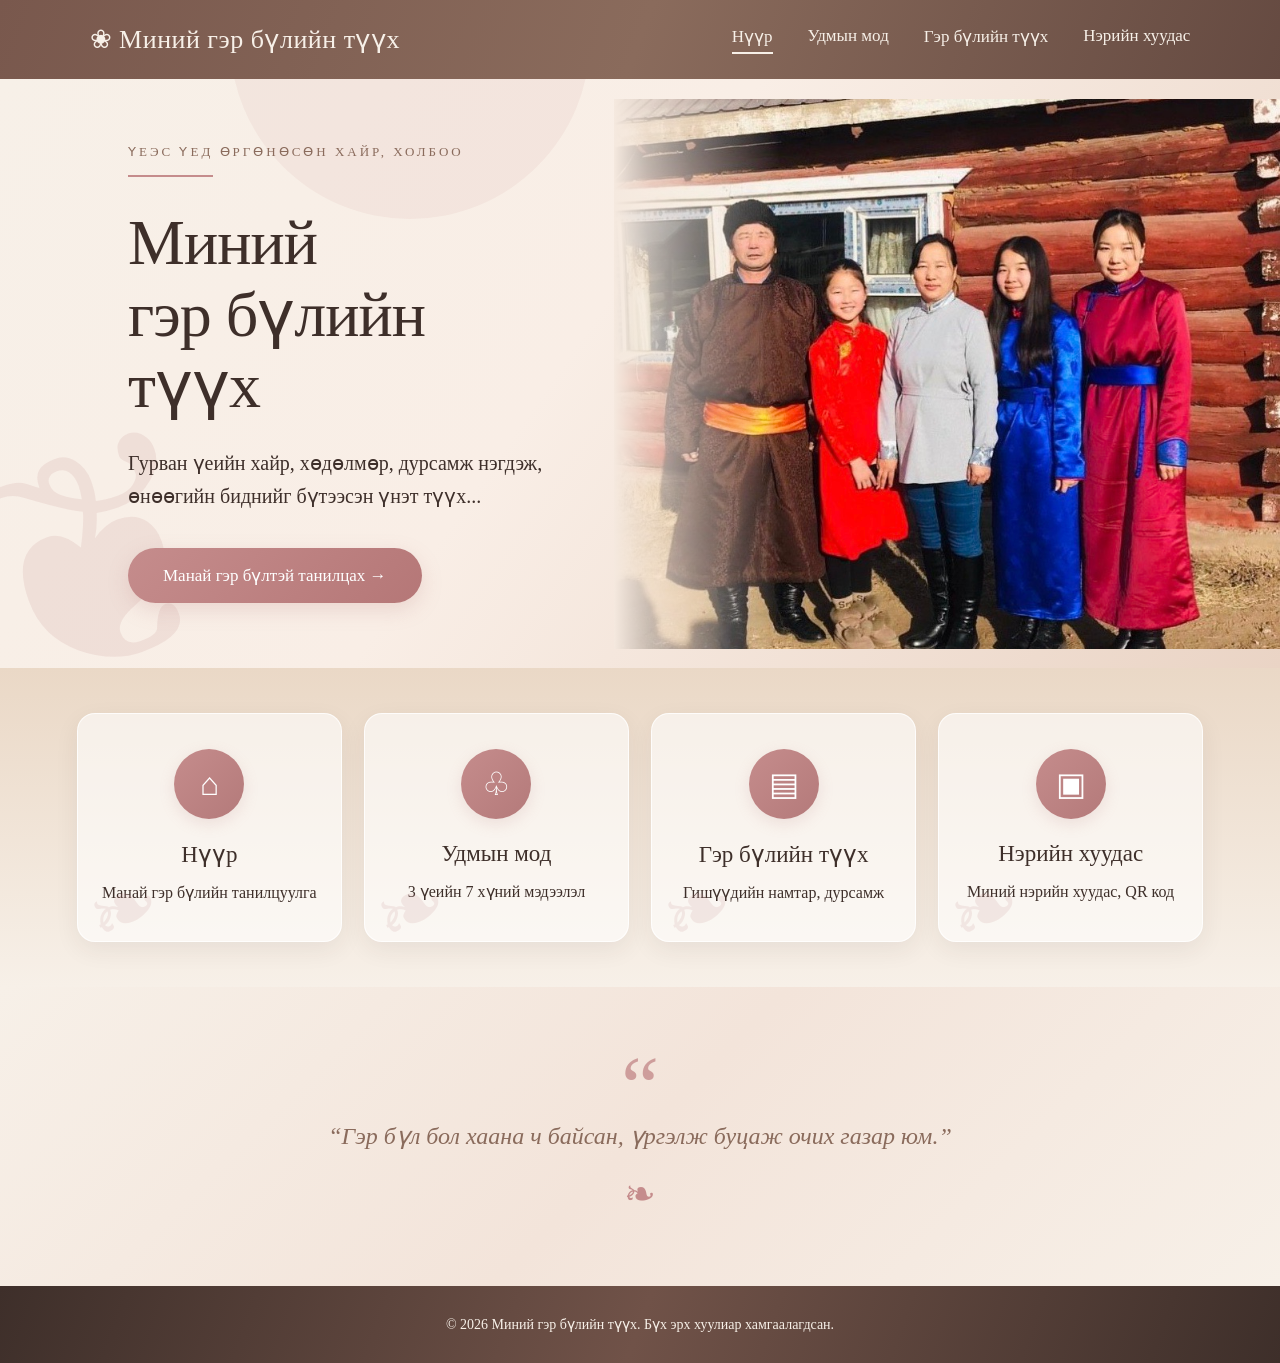
<file: index.html>
<!DOCTYPE html>
<html lang="mn">
<head>
    <meta charset="UTF-8">
    <meta name="viewport" content="width=device-width, initial-scale=1.0">
    <title>Миний гэр бүлийн түүх</title>
    <link rel="stylesheet" href="style.css">
    <script src="script.js" defer></script>
</head>

<body>

    <!-- Дээд цэс -->
    <header>
        <nav class="navbar">
            <a href="index.html" class="logo">
                ❀ Миний гэр бүлийн түүх
            </a>

            <div class="nav-links">
                <a href="index.html" class="active">Нүүр</a>
                <a href="tree.html">Удмын мод</a>
                <a href="history.html">Гэр бүлийн түүх</a>
                <a href="card.html">Нэрийн хуудас</a>
            </div>
        </nav>
    </header>

    <main>

        <!-- Нүүр хуудасны гол хэсэг -->
        <section class="hero">

            <div class="hero-content">
                <p class="subtitle">
                    ҮЕЭС ҮЕД ӨРГӨНӨСӨН ХАЙР, ХОЛБОО
                </p>

                <h1>Миний<br>гэр бүлийн<br>түүх</h1>

                <p class="hero-description">
                    Гурван үеийн хайр, хөдөлмөр, дурсамж
                    нэгдэж, өнөөгийн биднийг бүтээсэн
                    үнэт түүх...
                </p>

                <a href="tree.html" class="hero-btn">
                    Манай гэр бүлтэй танилцах →
                </a>
            </div>

            <div class="hero-image">
                <img src="images/family.jpg" alt="Манай гэр бүл">
            </div>

        </section>

        <!-- Дөрвөн үндсэн хэсэг -->
        <section class="features">

            <a href="index.html" class="feature-card">
                <div class="feature-icon">⌂</div>
                <h2>Нүүр</h2>
                <p>Манай гэр бүлийн танилцуулга</p>
            </a>

            <a href="tree.html" class="feature-card">
                <div class="feature-icon">♧</div>
                <h2>Удмын мод</h2>
                <p>3 үеийн 7 хүний мэдээлэл</p>
            </a>

            <a href="history.html" class="feature-card">
                <div class="feature-icon">▤</div>
                <h2>Гэр бүлийн түүх</h2>
                <p>Гишүүдийн намтар, дурсамж</p>
            </a>

            <a href="card.html" class="feature-card">
                <div class="feature-icon">▣</div>
                <h2>Нэрийн хуудас</h2>
                <p>Миний нэрийн хуудас, QR код</p>
            </a>

        </section>

        <!-- Ишлэл -->
        <section class="quote">
            <p>
                “Гэр бүл бол хаана ч байсан,
                үргэлж буцаж очих газар юм.”
            </p>
        </section>

    </main>

    <!-- Доод хэсэг -->
    <footer>
        <p>
            © 2026 Миний гэр бүлийн түүх.
            Бүх эрх хуулиар хамгаалагдсан.
        </p>
    </footer>

</body>
</html>
</file>
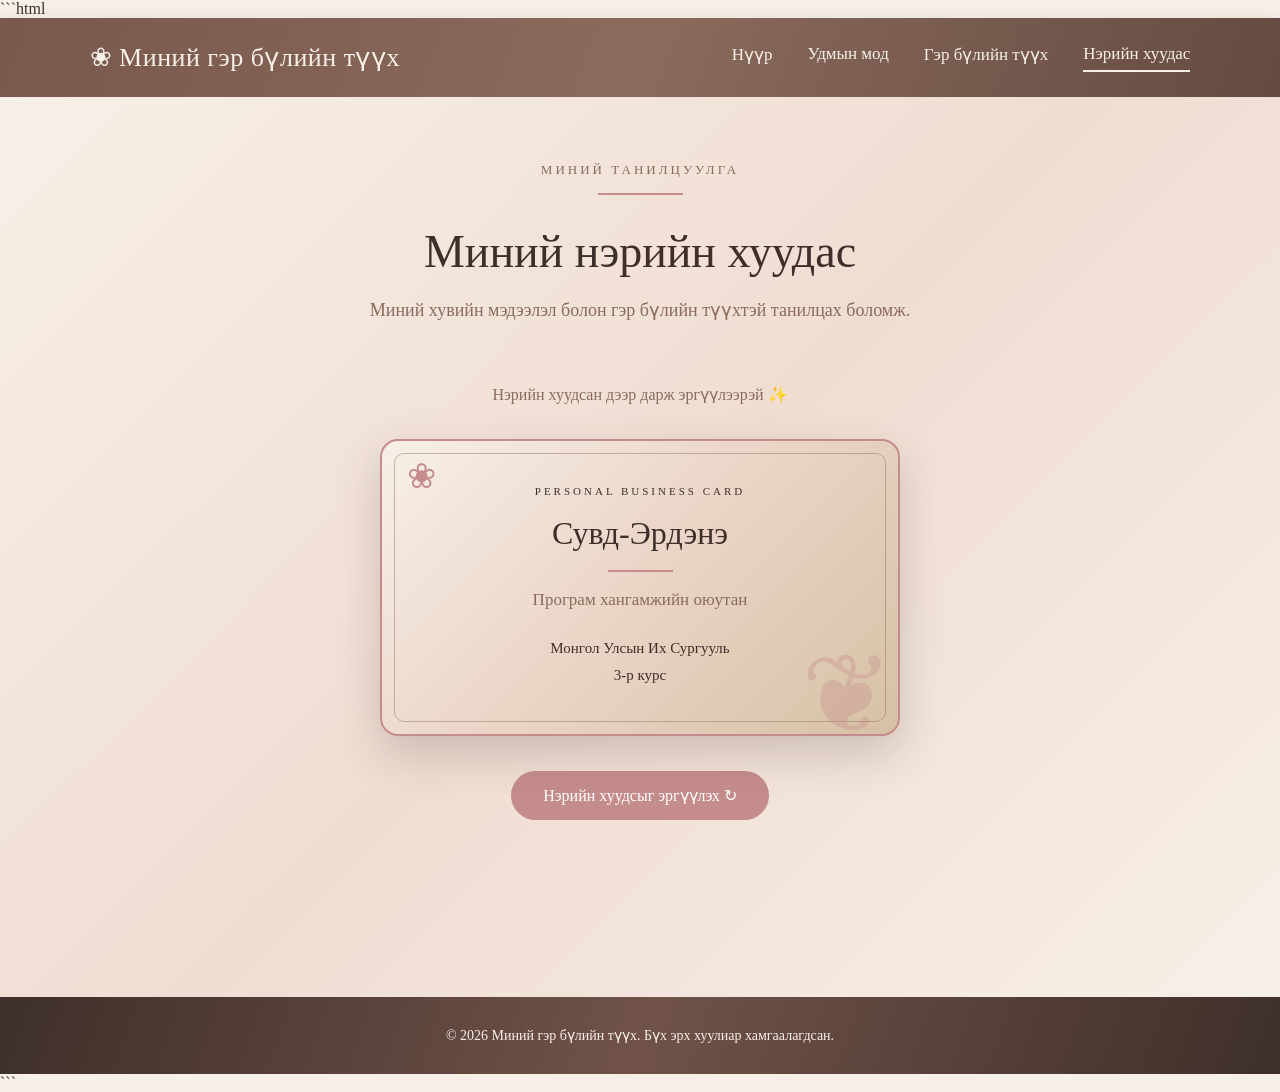
<file: card.html>
```html
<!DOCTYPE html>
<html lang="mn">
<head>
    <meta charset="UTF-8">
    <meta name="viewport" content="width=device-width, initial-scale=1.0">
    <title>Нэрийн хуудас | Миний гэр бүлийн түүх</title>
    <link rel="stylesheet" href="style.css">
    <script src="script.js" defer></script>
</head>

<body>

    <!-- Дээд цэс -->
    <header>
        <nav class="navbar">
            <a href="index.html" class="logo">
                ❀ Миний гэр бүлийн түүх
            </a>

            <div class="nav-links">
                <a href="index.html">Нүүр</a>
                <a href="tree.html">Удмын мод</a>
                <a href="history.html">Гэр бүлийн түүх</a>
                <a href="card.html" class="active">Нэрийн хуудас</a>
            </div>
        </nav>
    </header>

    <main class="card-page">

        <!-- Гарчиг -->
        <section class="card-intro">
            <p class="subtitle">МИНИЙ ТАНИЛЦУУЛГА</p>
            <h1>Миний нэрийн хуудас</h1>
            <p>
                Миний хувийн мэдээлэл болон гэр бүлийн
                түүхтэй танилцах боломж.
            </p>
        </section>

        <!-- Нэрийн хуудас -->
        <section class="business-card-section">

            <p class="card-instruction">
                Нэрийн хуудсан дээр дарж эргүүлээрэй ✨
            </p>

            <div class="card-container">

                <div class="business-card" id="businessCard">

                    <!-- Нүүр тал -->
                    <div class="card-face card-front">

                        <div class="card-decoration">❀</div>

                        <div class="card-front-content">

                            <p class="card-small-title">
                                PERSONAL BUSINESS CARD
                            </p>

                            <h2>Сувд-Эрдэнэ</h2>

                            <div class="card-divider"></div>

                            <p class="card-role">
                                Програм хангамжийн оюутан
                            </p>

                            <div class="card-contact">
                                <p>Монгол Улсын Их Сургууль</p>
                                <p>3-р курс</p>
                            </div>

                        </div>

                        <div class="card-corner">❦</div>

                    </div>

                    <!-- Ар тал -->
                    <div class="card-face card-back">

                        <div class="card-back-content">

                            <p class="card-small-title">
                                FAMILY HISTORY
                            </p>

                            <h2>Миний гэр бүлийн түүх</h2>

                            <div class="card-divider"></div>

                            <!-- QR код -->
                            <div class="qr-placeholder">
                                <img
                                    src="images/qr.png"
                                    alt="Миний гэр бүлийн түүхийн QR код"
                                >
                            </div>

                            <p class="qr-description">
                                QR кодыг уншуулж манай
                                гэр бүлийн түүхтэй танилцаарай.
                            </p>

                        </div>

                    </div>

                </div>

            </div>

            <button class="flip-button" id="flipButton" type="button">
                Нэрийн хуудсыг эргүүлэх ↻
            </button>

        </section>

    </main>

    <!-- Footer -->
    <footer>
        <p>
            © 2026 Миний гэр бүлийн түүх.
            Бүх эрх хуулиар хамгаалагдсан.
        </p>
    </footer>

</body>
</html>
```
</file>
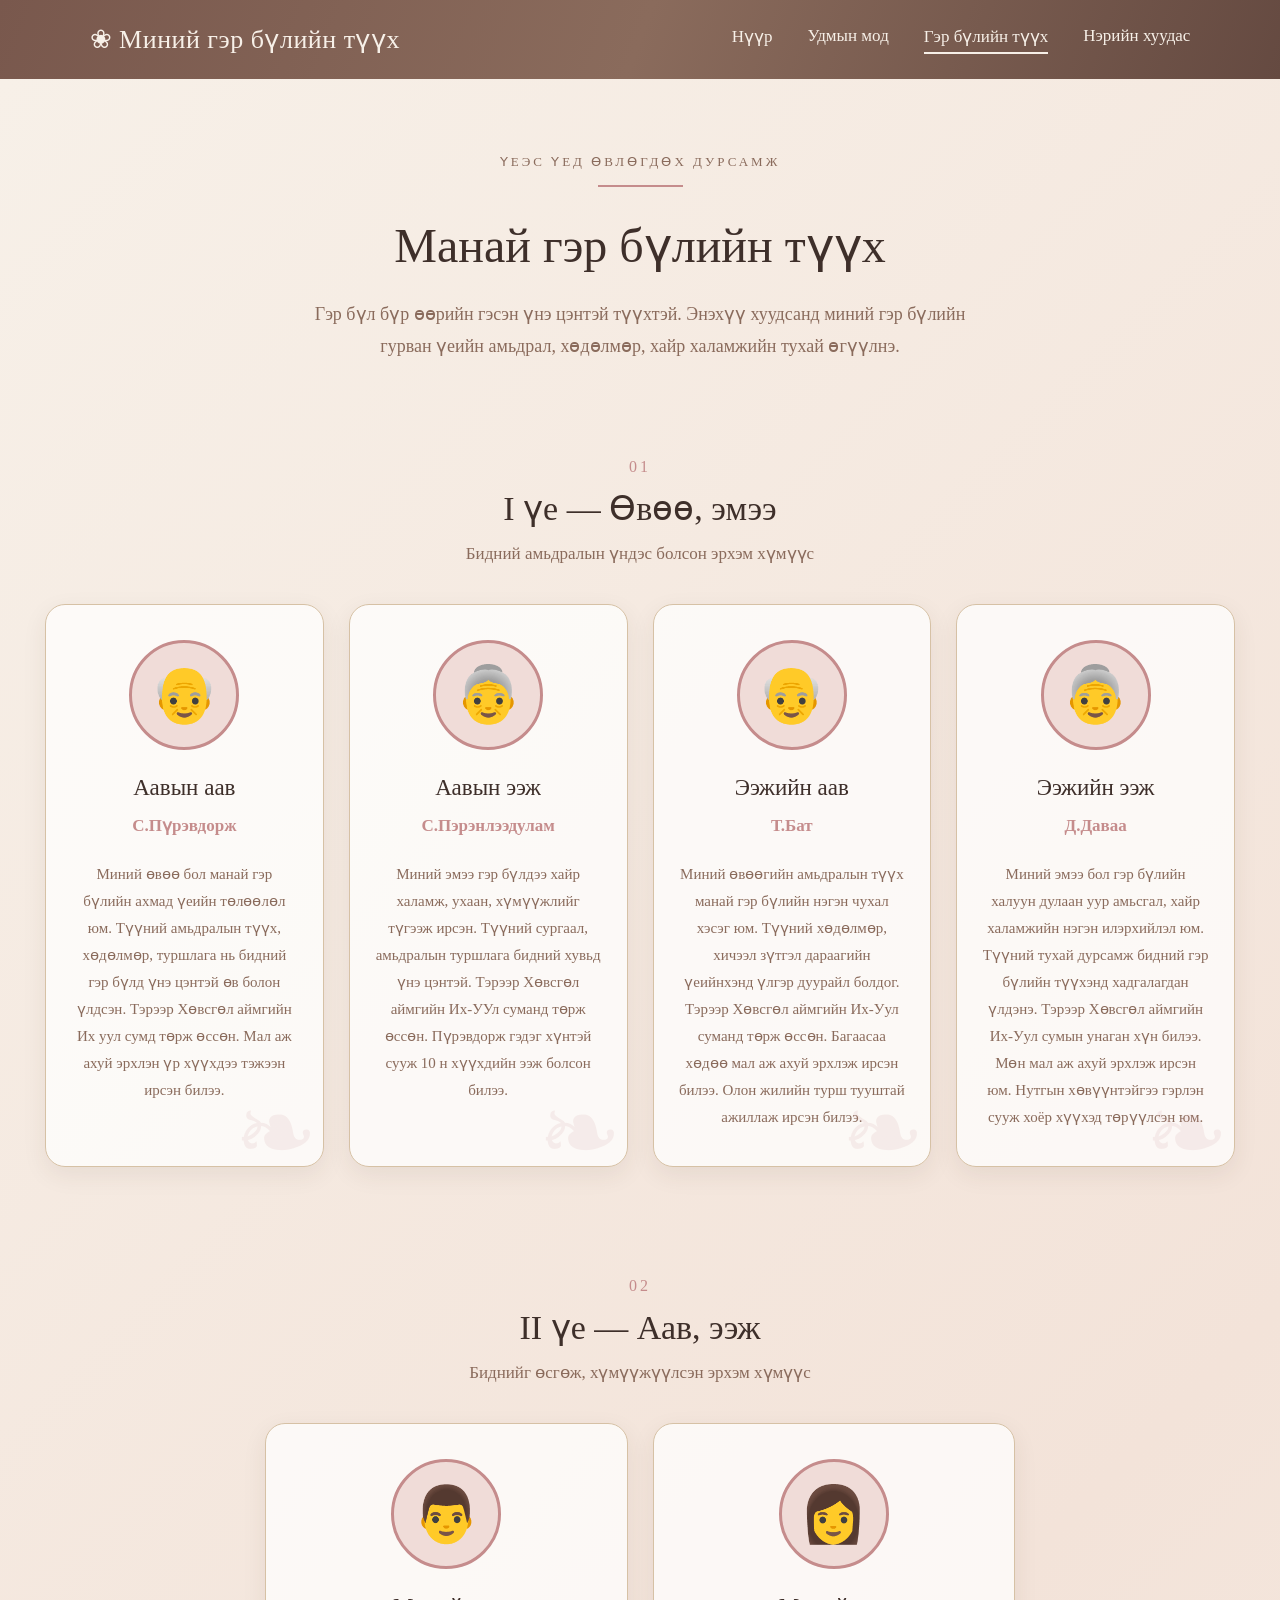
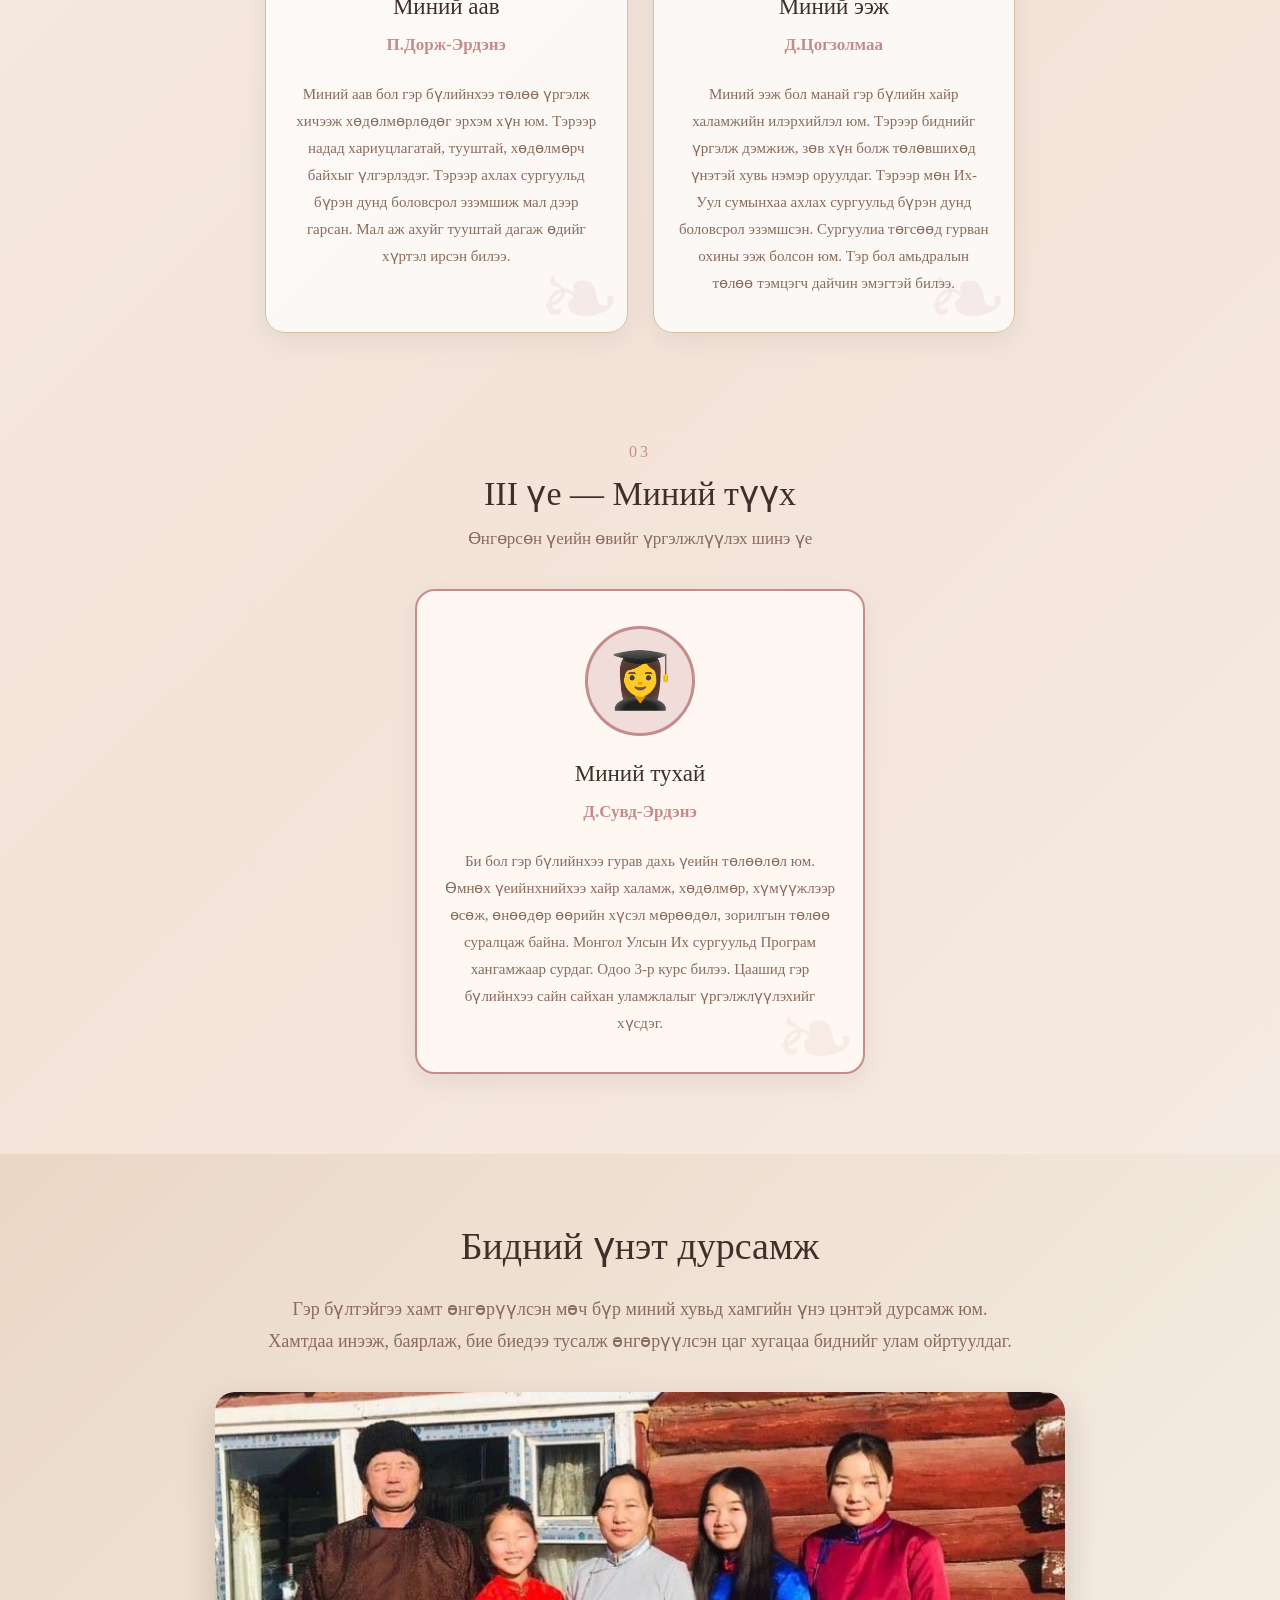
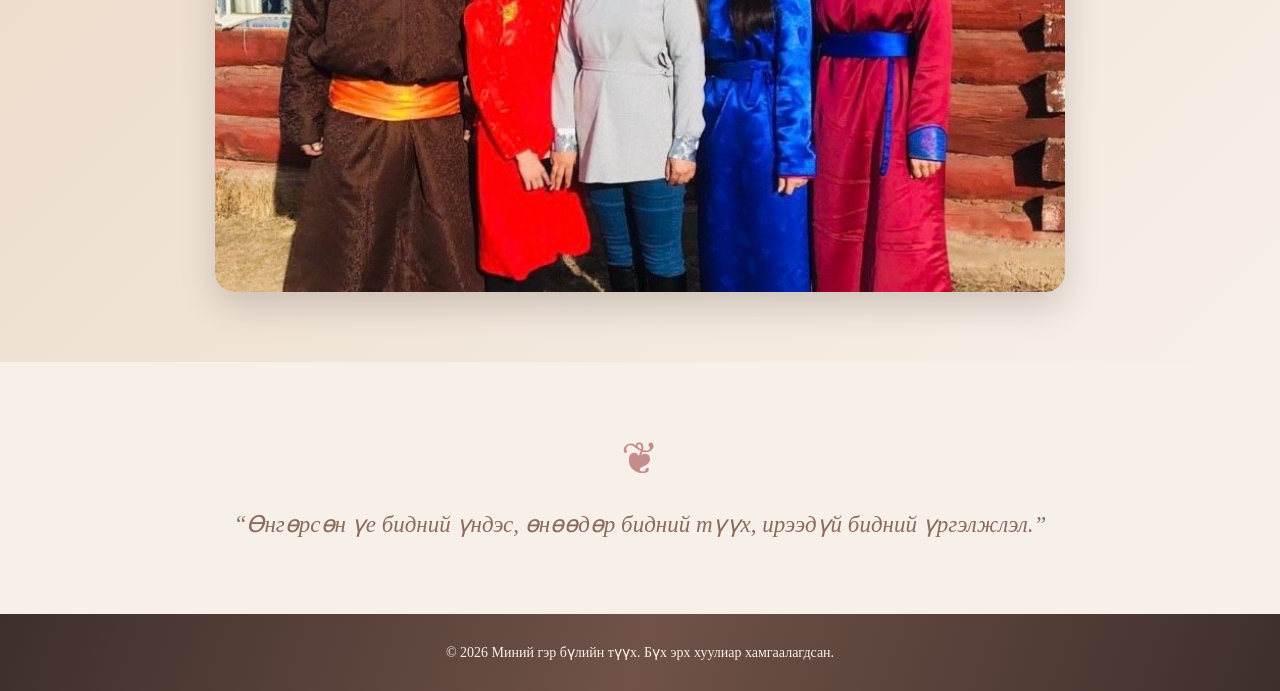
<file: history.html>
<!DOCTYPE html>
<html lang="mn">
<head>
    <meta charset="UTF-8">
    <meta name="viewport" content="width=device-width, initial-scale=1.0">
    <title>Гэр бүлийн түүх | Миний гэр бүлийн түүх</title>
    <link rel="stylesheet" href="style.css">
    <script src="script.js" defer></script>
</head>

<body>

    <!-- Дээд цэс -->
    <header>
        <nav class="navbar">
            <a href="index.html" class="logo">
                ❀ Миний гэр бүлийн түүх
            </a>

            <div class="nav-links">
                <a href="index.html">Нүүр</a>
                <a href="tree.html">Удмын мод</a>
                <a href="history.html" class="active">Гэр бүлийн түүх</a>
                <a href="card.html">Нэрийн хуудас</a>
            </div>
        </nav>
    </header>

    <main class="history-page">

        <!-- Хуудасны танилцуулга -->
        <section class="history-intro">
            <p class="subtitle">ҮЕЭС ҮЕД ӨВЛӨГДӨХ ДУРСАМЖ</p>

            <h1>Манай гэр бүлийн түүх</h1>

            <p>
                Гэр бүл бүр өөрийн гэсэн үнэ цэнтэй түүхтэй.
                Энэхүү хуудсанд миний гэр бүлийн гурван үеийн
                амьдрал, хөдөлмөр, хайр халамжийн тухай өгүүлнэ.
            </p>
        </section>

        <!-- I үе -->
        <section class="history-section">

            <div class="history-heading">
                <span>01</span>
                <h2>I үе — Өвөө, эмээ</h2>
                <p>Бидний амьдралын үндэс болсон эрхэм хүмүүс</p>
            </div>

            <div class="history-grid">

                <article class="history-card">
                    <div class="history-avatar">👴</div>
                    <h3>Аавын аав</h3>
                    <p class="history-name">С.Пүрэвдорж</p>
                    <p>
                        Миний өвөө бол манай гэр бүлийн
                        ахмад үеийн төлөөлөл юм.
                        Түүний амьдралын түүх, хөдөлмөр,
                        туршлага нь бидний гэр бүлд
                        үнэ цэнтэй өв болон үлдсэн. Тэрээр Хөвсгөл аймгийн 
                        Их уул сумд төрж өссөн. Мал аж ахуй эрхлэн үр хүүхдээ тэжээн ирсэн билээ. 

                    </p>
                </article>

                <article class="history-card">
                    <div class="history-avatar">👵</div>
                    <h3>Аавын ээж</h3>
                    <p class="history-name">С.Пэрэнлээдулам</p>
                    <p>
                        Миний эмээ гэр бүлдээ хайр халамж,
                        ухаан, хүмүүжлийг түгээж ирсэн.
                        Түүний сургаал, амьдралын туршлага
                        бидний хувьд үнэ цэнтэй. Тэрээр Хөвсгөл аймгийн 
                        Их-УУл суманд төрж өссөн. Пүрэвдорж гэдэг хүнтэй сууж 
                        10 н хүүхдийн ээж болсон билээ. 
                    </p>
                </article>

                <article class="history-card">
                    <div class="history-avatar">👴</div>
                    <h3>Ээжийн аав</h3>
                    <p class="history-name">Т.Бат</p>
                    <p>
                        Миний өвөөгийн амьдралын түүх
                        манай гэр бүлийн нэгэн чухал хэсэг юм.
                        Түүний хөдөлмөр, хичээл зүтгэл
                        дараагийн үеийнхэнд үлгэр дуурайл болдог. Тэрээр Хөвсгөл аймгийн Их-Уул 
                        суманд төрж өссөн. Багаасаа хөдөө мал аж ахуй эрхлэж ирсэн билээ. Олон жилийн турш 
                        тууштай ажиллаж ирсэн билээ. 
                    </p>
                </article>

                <article class="history-card">
                    <div class="history-avatar">👵</div>
                    <h3>Ээжийн ээж</h3>
                    <p class="history-name">Д.Даваа</p>
                    <p>
                        Миний эмээ бол гэр бүлийн халуун
                        дулаан уур амьсгал, хайр халамжийн
                        нэгэн илэрхийлэл юм.
                        Түүний тухай дурсамж бидний
                        гэр бүлийн түүхэнд хадгалагдан үлдэнэ. Тэрээр Хөвсгөл аймгийн 
                        Их-Уул сумын унаган хүн билээ. Мөн мал аж ахуй эрхлэж ирсэн юм. 
                        Нутгын хөвүүнтэйгээ гэрлэн сууж хоёр хүүхэд төрүүлсэн юм. 
                    </p>
                </article>

            </div>
        </section>

        <!-- II үе -->
        <section class="history-section">

            <div class="history-heading">
                <span>02</span>
                <h2>II үе — Аав, ээж</h2>
                <p>Биднийг өсгөж, хүмүүжүүлсэн эрхэм хүмүүс</p>
            </div>

            <div class="history-grid parents-history">

                <article class="history-card">
                    <div class="history-avatar">👨</div>
                    <h3>Миний аав</h3>
                    <p class="history-name">П.Дорж-Эрдэнэ</p>
                    <p>
                        Миний аав бол гэр бүлийнхээ
                        төлөө үргэлж хичээж хөдөлмөрлөдөг
                        эрхэм хүн юм. Тэрээр надад
                        хариуцлагатай, тууштай,
                        хөдөлмөрч байхыг үлгэрлэдэг. Тэрээр ахлах сургуульд бүрэн дунд боловсрол эзэмшиж 
                        мал дээр гарсан. Мал аж ахуйг тууштай дагаж өдийг хүртэл ирсэн билээ. 
                    </p>
                </article>

                <article class="history-card">
                    <div class="history-avatar">👩</div>
                    <h3>Миний ээж</h3>
                    <p class="history-name">Д.Цогзолмаа</p>
                    <p>
                        Миний ээж бол манай гэр бүлийн
                        хайр халамжийн илэрхийлэл юм.
                        Тэрээр биднийг үргэлж дэмжиж,
                        зөв хүн болж төлөвшихөд
                        үнэтэй хувь нэмэр оруулдаг. Тэрээр мөн Их-Уул сумынхаа ахлах сургуульд 
                        бүрэн дунд боловсрол эзэмшсэн. Сургуулиа төгсөөд гурван охины ээж болсон юм. 
                        Тэр бол амьдралын төлөө тэмцэгч дайчин эмэгтэй билээ. 
                    </p>
                </article>

            </div>
        </section>

        <!-- III үе -->
        <section class="history-section">

            <div class="history-heading">
                <span>03</span>
                <h2>III үе — Миний түүх</h2>
                <p>Өнгөрсөн үеийн өвийг үргэлжлүүлэх шинэ үе</p>
            </div>

            <div class="history-grid my-history">

                <article class="history-card">
                    <div class="history-avatar">👩‍🎓</div>
                    <h3>Миний тухай</h3>
                    <p class="history-name">Д.Сувд-Эрдэнэ</p>
                    <p>
                        Би бол гэр бүлийнхээ гурав дахь
                        үеийн төлөөлөл юм.

                        Өмнөх үеийнхнийхээ хайр халамж,
                        хөдөлмөр, хүмүүжлээр өсөж,
                        өнөөдөр өөрийн хүсэл мөрөөдөл,
                        зорилгын төлөө суралцаж байна. Монгол Улсын Их сургуульд 
                        Програм хангамжаар сурдаг. Одоо 3-р курс билээ. 

                        Цаашид гэр бүлийнхээ сайн
                        сайхан уламжлалыг үргэлжлүүлэхийг
                        хүсдэг.
                    </p>
                </article>

            </div>
        </section>

        <!-- Гэр бүлийн дурсамж -->
        <section class="family-memory">

            <h2>Бидний үнэт дурсамж</h2>

            <p>
                Гэр бүлтэйгээ хамт өнгөрүүлсэн мөч бүр
                миний хувьд хамгийн үнэ цэнтэй дурсамж юм.

                Хамтдаа инээж, баярлаж, бие биедээ
                тусалж өнгөрүүлсэн цаг хугацаа
                биднийг улам ойртуулдаг.
            </p>

            <div class="memory-image">
                <img src="images/family.jpg"
                     alt="Манай гэр бүлийн дурсамж">
            </div>

        </section>

        <!-- Төгсгөлийн ишлэл -->
        <section class="history-quote">
            <p>
                “Өнгөрсөн үе бидний үндэс,
                өнөөдөр бидний түүх,
                ирээдүй бидний үргэлжлэл.”
            </p>
        </section>

    </main>

    <!-- Footer -->
    <footer>
        <p>
            © 2026 Миний гэр бүлийн түүх.
            Бүх эрх хуулиар хамгаалагдсан.
        </p>
    </footer>

</body>
</html>
</file>
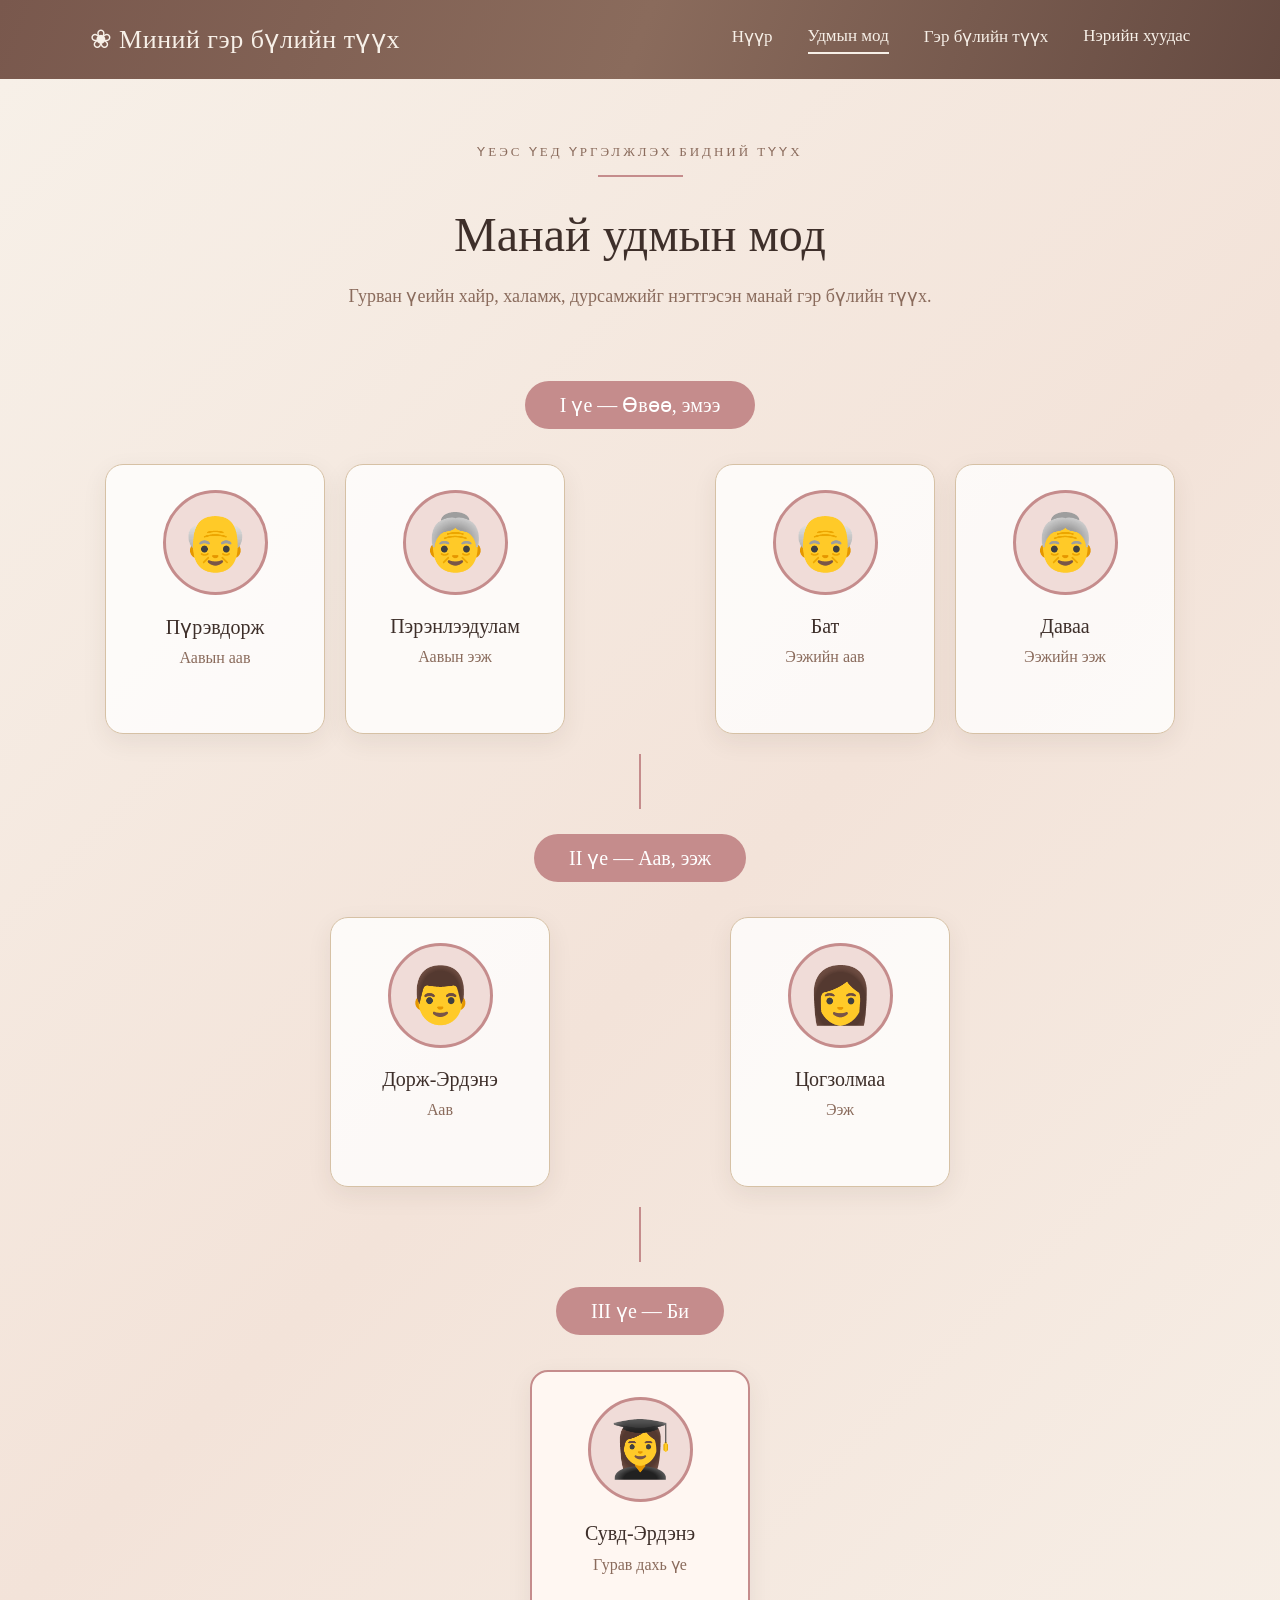
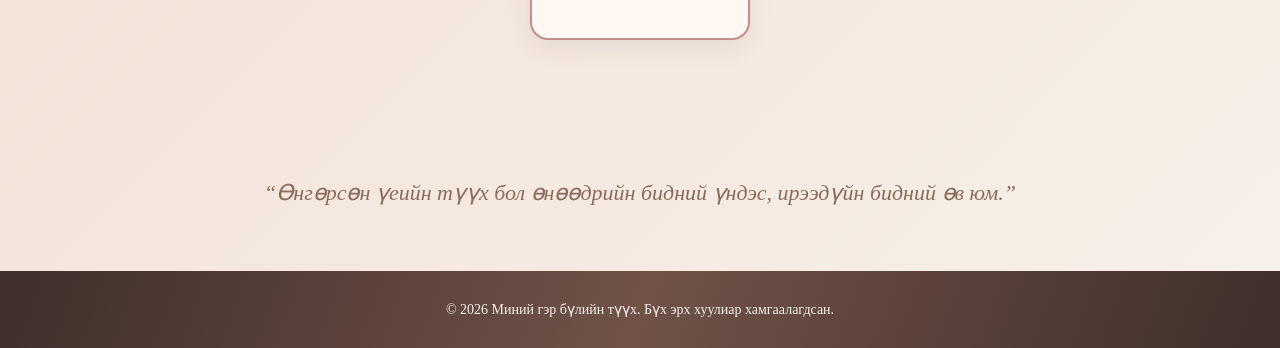
<file: tree.html>
<!DOCTYPE html>
<html lang="mn">
<head>
    <meta charset="UTF-8">
    <meta name="viewport" content="width=device-width, initial-scale=1.0">
    <title>Удмын мод | Миний гэр бүлийн түүх</title>
    <link rel="stylesheet" href="style.css">
    <script src="script.js" defer></script>
</head>

<body>

    <!-- Дээд цэс -->
    <header>
        <nav class="navbar">
            <a href="index.html" class="logo">
                ❀ Миний гэр бүлийн түүх
            </a>

            <div class="nav-links">
                <a href="index.html">Нүүр</a>
                <a href="tree.html" class="active">Удмын мод</a>
                <a href="history.html">Гэр бүлийн түүх</a>
                <a href="card.html">Нэрийн хуудас</a>
            </div>
        </nav>
    </header>

    <main class="tree-page">

        <!-- Гарчиг -->
        <section class="tree-intro">
            <p class="subtitle">ҮЕЭС ҮЕД ҮРГЭЛЖЛЭХ БИДНИЙ ТҮҮХ</p>
            <h1>Манай удмын мод</h1>
            <p>
                Гурван үеийн хайр, халамж, дурсамжийг
                нэгтгэсэн манай гэр бүлийн түүх.
            </p>
        </section>

        <!-- Удмын мод -->
        <section class="family-tree">

            <!-- I үе -->
            <div class="generation">
                <h2>I үе — Өвөө, эмээ</h2>

                <div class="grandparents">

                    <!-- Аавын тал -->
                    <div class="family-group">

                        <div class="person-card">
                            <div class="person-avatar">👴</div>
                            <h3>Пүрэвдорж</h3>
                            <p>Аавын аав</p>
                        </div>

                        <div class="person-card">
                            <div class="person-avatar">👵</div>
                            <h3>Пэрэнлээдулам</h3>
                            <p>Аавын ээж</p>
                        </div>

                    </div>

                    <!-- Ээжийн тал -->
                    <div class="family-group">

                        <div class="person-card">
                            <div class="person-avatar">👴</div>
                            <h3>Бат</h3>
                            <p>Ээжийн аав</p>
                        </div>

                        <div class="person-card">
                            <div class="person-avatar">👵</div>
                            <h3>Даваа</h3>
                            <p>Ээжийн ээж</p>
                        </div>

                    </div>

                </div>
            </div>

            <!-- II үе -->
            <div class="generation">
                <h2>II үе — Аав, ээж</h2>

                <div class="parents">

                    <div class="person-card">
                        <div class="person-avatar">👨</div>
                        <h3>Дорж-Эрдэнэ</h3>
                        <p>Аав</p>
                    </div>

                    <div class="person-card">
                        <div class="person-avatar">👩</div>
                        <h3>Цогзолмаа</h3>
                        <p>Ээж</p>
                    </div>

                </div>
            </div>

            <!-- III үе -->
            <div class="generation">
                <h2>III үе — Би</h2>

                <div class="my-generation">

                    <div class="person-card my-card">
                        <div class="person-avatar">👩‍🎓</div>
                        <h3>Сувд-Эрдэнэ</h3>
                        <p>Гурав дахь үе</p>
                    </div>

                </div>
            </div>

        </section>

        <!-- Тайлбар -->
        <section class="tree-message">
            <p>
                “Өнгөрсөн үеийн түүх бол өнөөдрийн бидний үндэс,
                ирээдүйн бидний өв юм.”
            </p>
        </section>

    </main>

    <footer>
        <p>
            © 2026 Миний гэр бүлийн түүх.
            Бүх эрх хуулиар хамгаалагдсан.
        </p>
    </footer>

</body>
</html>
</file>
<file: style.css>
/* Үндсэн тохиргоо */
* {
    margin: 0;
    padding: 0;
    box-sizing: border-box;
}

:root {
    --rose: #C58C8C;
    --cream: #F7F0E8;
    --beige: #D6C1A5;
    --mocha: #8A6B5C;
    --brown: #3E2F2A;
}

html {
    scroll-behavior: smooth;
}

body {
    font-family: Georgia, "Times New Roman", serif;
    background: var(--cream);
    color: var(--brown);
    overflow-x: hidden;
}

/* =========================
   ДЭЭД ЦЭС
========================= */

.navbar {
    background: linear-gradient(
        110deg,
        #79584d,
        #8A6B5C,
        #654a41
    );

    display: flex;
    justify-content: space-between;
    align-items: center;
    padding: 24px 7%;
    box-shadow: 0 3px 15px rgba(62, 47, 42, 0.15);
}

.logo {
    color: var(--cream);
    font-size: 26px;
    text-decoration: none;
    letter-spacing: 0.5px;
}

.nav-links {
    display: flex;
    gap: 35px;
}

.nav-links a {
    color: var(--cream);
    text-decoration: none;
    font-size: 17px;
    padding-bottom: 7px;
    position: relative;
    transition: color 0.3s;
}

.nav-links a::after {
    content: "";
    position: absolute;
    width: 0;
    height: 2px;
    background: var(--cream);
    bottom: 0;
    left: 0;
    transition: width 0.3s;
}

.nav-links a:hover::after,
.nav-links a.active::after {
    width: 100%;
}

/* =========================
   НҮҮР ХУУДАС
========================= */

.hero {
    display: flex;
    align-items: center;
    min-height: 550px;
    position: relative;
    overflow: hidden;

    background: linear-gradient(
        125deg,
        #F7F0E8 0%,
        #f9eee6 45%,
        #ead4c5 100%
    );
}

/* Зүүн талын цэцэг, навчны чимэглэл */

.hero::before {
    content: "❦";
    position: absolute;
    left: -35px;
    bottom: -75px;
    font-size: 310px;
    color: rgba(197, 140, 140, 0.17);
    transform: rotate(-20deg);
    pointer-events: none;
}

/* Дээд талын зөөлөн чимэглэл */

.hero::after {
    content: "";
    position: absolute;
    width: 360px;
    height: 360px;
    border-radius: 50%;
    background: rgba(197, 140, 140, 0.10);
    top: -220px;
    left: 18%;
    pointer-events: none;
}

.hero-content {
    width: 48%;
    padding: 65px 4% 65px 10%;
    position: relative;
    z-index: 2;
}

.subtitle {
    font-size: 13px;
    letter-spacing: 3px;
    color: var(--mocha);
    margin-bottom: 30px;
    text-transform: uppercase;
}

.subtitle::after {
    content: "";
    display: block;
    width: 85px;
    height: 2px;
    background: var(--rose);
    margin-top: 15px;
}

.hero-content h1 {
    font-size: clamp(45px, 5vw, 75px);
    line-height: 1.12;
    margin-bottom: 25px;
    font-weight: normal;
    letter-spacing: -1px;
}

.hero-description {
    font-size: 20px;
    line-height: 1.65;
    margin-bottom: 35px;
    max-width: 450px;
}

.hero-btn {
    display: inline-block;
    background: linear-gradient(
        135deg,
        #C58C8C,
        #b57777
    );
    color: white;
    padding: 17px 35px;
    border-radius: 40px;
    text-decoration: none;
    font-size: 17px;
    box-shadow: 0 7px 20px rgba(197, 140, 140, 0.25);
    transition: all 0.3s;
}

.hero-btn:hover {
    background: var(--mocha);
    transform: translateY(-4px);
    box-shadow: 0 12px 25px rgba(62, 47, 42, 0.2);
}

/* =========================
   ГЭР БҮЛИЙН ЗУРАГ
========================= */

.hero-image {
    width: 52%;
    height: 550px;
    position: relative;
    overflow: hidden;
}

/* Зургийн ирмэгийг уусгах */

.hero-image::after {
    content: "";
    position: absolute;
    inset: 0;
    pointer-events: none;

    background: linear-gradient(
        to right,
        #f5e9df 0%,
        rgba(245, 233, 223, 0.75) 5%,
        rgba(245, 233, 223, 0) 25%
    );
}

.hero-image img {
    width: 100%;
    height: 100%;
    object-fit: cover;
    object-position: center;
    display: block;
    transition: transform 0.6s;
}

.hero-image:hover img {
    transform: scale(1.04);
}

/* =========================
   ҮНДСЭН 4 КАРТ
========================= */

.features {
    display: grid;
    grid-template-columns: repeat(4, 1fr);
    gap: 22px;
    padding: 45px 6%;

    background: linear-gradient(
        180deg,
        #ead8c6,
        #F7F0E8
    );
}

.feature-card {
    background: rgba(255, 255, 255, 0.58);
    border: 1px solid rgba(255, 255, 255, 0.8);
    padding: 35px 20px;
    border-radius: 18px;
    text-align: center;
    text-decoration: none;
    color: var(--brown);
    position: relative;
    overflow: hidden;

    box-shadow: 0 8px 25px rgba(62, 47, 42, 0.07);
    transition: all 0.35s;
}

/* Картын булангийн чимэглэл */

.feature-card::before {
    content: "❧";
    position: absolute;
    left: 10px;
    bottom: -18px;
    font-size: 85px;
    color: rgba(197, 140, 140, 0.16);
    transform: rotate(-25deg);
    pointer-events: none;
}

.feature-card:hover {
    transform: translateY(-10px);
    background: #fffaf6;
    box-shadow: 0 15px 30px rgba(62, 47, 42, 0.15);
    border-color: var(--rose);
}

.feature-icon {
    width: 70px;
    height: 70px;
    background: linear-gradient(
        135deg,
        #C58C8C,
        #b47a7a
    );
    color: white;
    border-radius: 50%;
    display: flex;
    justify-content: center;
    align-items: center;
    font-size: 32px;
    margin: 0 auto 22px;
    box-shadow: 0 5px 15px rgba(197, 140, 140, 0.2);
}

.feature-card h2 {
    font-size: 23px;
    margin-bottom: 12px;
    font-weight: normal;
}

.feature-card p {
    font-size: 16px;
    line-height: 1.6;
}

/* =========================
   ИШЛЭЛ
========================= */

.quote {
    text-align: center;
    padding: 70px 20px;
    position: relative;

    background: linear-gradient(
        135deg,
        #F7F0E8,
        #f3e4da,
        #F7F0E8
    );
}

.quote::before {
    content: "“";
    display: block;
    font-size: 85px;
    line-height: 0.7;
    color: var(--rose);
    opacity: 0.8;
}

.quote p {
    font-size: 24px;
    font-style: italic;
    color: var(--mocha);
    line-height: 1.7;
}

.quote::after {
    content: "❧";
    display: block;
    font-size: 38px;
    color: var(--rose);
    margin-top: 15px;
}

/* =========================
   FOOTER
========================= */

footer {
    background: linear-gradient(
        110deg,
        #3E2F2A,
        #705248,
        #3E2F2A
    );
    color: var(--cream);
    text-align: center;
    padding: 30px 20px;
    font-size: 14px;
}

/* =========================
   RESPONSIVE
========================= */

@media (max-width: 900px) {

    .navbar {
        flex-direction: column;
        gap: 20px;
    }

    .nav-links {
        flex-wrap: wrap;
        justify-content: center;
        gap: 18px;
    }

    .hero-content {
        padding-left: 6%;
    }

    .hero-content h1 {
        font-size: 48px;
    }

    .features {
        grid-template-columns: repeat(2, 1fr);
    }
}

@media (max-width: 768px) {

    .hero {
        flex-direction: column;
    }

    .hero-content {
        width: 100%;
        text-align: center;
        padding: 55px 8%;
    }

    .subtitle::after {
        margin: 15px auto 0;
    }

    .hero-content h1 {
        font-size: 46px;
    }

    .hero-description {
        font-size: 18px;
        margin-left: auto;
        margin-right: auto;
    }

    .hero-image {
        width: 100%;
        height: 350px;
    }

    .hero-image::after {
        background: linear-gradient(
            to bottom,
            #f5e9df 0%,
            transparent 25%
        );
    }

    .features {
        padding: 30px 5%;
    }

    .quote p {
        font-size: 20px;
    }
}

@media (max-width: 480px) {

    .logo {
        font-size: 21px;
    }

    .nav-links a {
        font-size: 14px;
    }

    .hero-content h1 {
        font-size: 40px;
    }

    .features {
        grid-template-columns: 1fr;
    }

    .feature-card {
        padding: 30px 15px;
    }

    .quote {
        padding: 55px 20px;
    }

    .quote p {
        font-size: 18px;
    }
}
/* =========================
   УДМЫН МОДНЫ ХУУДАС
========================= */

.tree-page {
    background: linear-gradient(
        135deg,
        #F7F0E8,
        #f3e3d9,
        #F7F0E8
    );
    min-height: 100vh;
}

/* Хуудасны гарчиг */
.tree-intro {
    text-align: center;
    padding: 65px 20px 40px;
}

.tree-intro .subtitle::after {
    margin: 15px auto 0;
}

.tree-intro h1 {
    font-size: 48px;
    font-weight: normal;
    color: #3E2F2A;
    margin-bottom: 20px;
}

.tree-intro > p:last-child {
    font-size: 18px;
    color: #8A6B5C;
    line-height: 1.6;
}

/* Удмын модны үндсэн хэсэг */
.family-tree {
    max-width: 1200px;
    margin: 0 auto;
    padding: 30px 25px 70px;
}

/* Үе тус бүр */
.generation {
    text-align: center;
    position: relative;
    margin-bottom: 25px;
}

.generation h2 {
    display: inline-block;
    background: #C58C8C;
    color: white;
    padding: 12px 35px;
    border-radius: 30px;
    font-size: 20px;
    font-weight: normal;
    margin-bottom: 35px;
}

/* Өвөө, эмээ нар */
.grandparents {
    display: grid;
    grid-template-columns: 1fr 1fr;
    gap: 70px;
}

.family-group {
    display: flex;
    justify-content: center;
    gap: 20px;
}

/* Аав, ээж */
.parents {
    display: flex;
    justify-content: center;
    gap: 180px;
}

/* Өөрийн үе */
.my-generation {
    display: flex;
    justify-content: center;
}

/* Хүний карт */
.person-card {
    width: 220px;
    min-height: 270px;
    background: rgba(255, 255, 255, 0.8);
    border: 1px solid #D6C1A5;
    border-radius: 18px;
    padding: 25px 15px;
    text-align: center;
    box-shadow: 0 8px 25px rgba(62, 47, 42, 0.08);
    transition: 0.3s;
    position: relative;
    cursor: pointer;
}

.person-card:hover {
    transform: translateY(-8px);
    border-color: #C58C8C;
    box-shadow: 0 15px 30px rgba(62, 47, 42, 0.15);
}

/* Зураг эсвэл дүрс */
.person-avatar {
    width: 105px;
    height: 105px;
    background: #f0dcd8;
    border: 3px solid #C58C8C;
    border-radius: 50%;
    margin: 0 auto 20px;

    display: flex;
    align-items: center;
    justify-content: center;
    font-size: 55px;
    overflow: hidden;
}

.person-avatar img {
    width: 100%;
    height: 100%;
    object-fit: cover;
}

/* Нэр, мэдээлэл */
.person-card h3 {
    font-size: 20px;
    font-weight: normal;
    margin-bottom: 10px;
}

.person-card p {
    font-size: 16px;
    color: #8A6B5C;
    margin-bottom: 12px;
}

.person-card span {
    font-size: 14px;
    color: #8A6B5C;
}

/* Өөрийн карт */
.my-card {
    background: #fff7f2;
    border: 2px solid #C58C8C;
}

/* Үе хоорондын холбоос */
.generation:not(:last-child)::after {
    content: "";
    display: block;
    width: 2px;
    height: 55px;
    background: #C58C8C;
    margin: 20px auto 0;
}

/* Доод ишлэл */
.tree-message {
    text-align: center;
    padding: 45px 20px 65px;
}

.tree-message p {
    font-size: 22px;
    font-style: italic;
    color: #8A6B5C;
}

/* =========================
   RESPONSIVE
========================= */

@media (max-width: 1100px) {
    .grandparents {
        gap: 20px;
    }

    .family-group {
        gap: 12px;
    }

    .person-card {
        width: 190px;
    }

    .parents {
        gap: 100px;
    }
}

@media (max-width: 768px) {
    .tree-intro h1 {
        font-size: 36px;
    }

    .grandparents {
        grid-template-columns: 1fr;
        gap: 30px;
    }

    .family-group {
        gap: 15px;
    }

    .parents {
        gap: 20px;
    }

    .person-card {
        width: 165px;
        min-height: 250px;
        padding: 20px 10px;
    }

    .person-avatar {
        width: 85px;
        height: 85px;
        font-size: 45px;
    }

    .person-card h3 {
        font-size: 17px;
    }

    .person-card p {
        font-size: 14px;
    }
}

@media (max-width: 400px) {
    .person-card {
        width: 140px;
    }

    .family-group {
        gap: 10px;
    }

    .person-avatar {
        width: 75px;
        height: 75px;
    }
}
/* =========================
   ГЭР БҮЛИЙН ТҮҮХ ХУУДАС
========================= */

.history-page {
    background: linear-gradient(
        135deg,
        #F7F0E8,
        #f3e3d9,
        #F7F0E8
    );
    min-height: 100vh;
}

/* Хуудасны танилцуулга */

.history-intro {
    text-align: center;
    padding: 75px 20px 65px;
    position: relative;
}

.history-intro .subtitle::after {
    margin: 15px auto 0;
}

.history-intro h1 {
    font-size: 48px;
    font-weight: normal;
    color: #3E2F2A;
    margin-bottom: 25px;
}

.history-intro > p:last-child {
    max-width: 700px;
    margin: 0 auto;
    font-size: 18px;
    line-height: 1.8;
    color: #8A6B5C;
}

/* =========================
   ҮЕ ТУС БҮРИЙН ХЭСЭГ
========================= */

.history-section {
    max-width: 1250px;
    margin: 0 auto;
    padding: 30px 30px 80px;
}

.history-heading {
    text-align: center;
    margin-bottom: 40px;
}

.history-heading span {
    display: inline-block;
    font-size: 16px;
    color: #C58C8C;
    letter-spacing: 3px;
    margin-bottom: 12px;
}

.history-heading h2 {
    font-size: 34px;
    font-weight: normal;
    color: #3E2F2A;
    margin-bottom: 15px;
}

.history-heading p {
    font-size: 17px;
    color: #8A6B5C;
}

/* =========================
   НАМТРЫН КАРТУУД
========================= */

.history-grid {
    display: grid;
    grid-template-columns: repeat(4, 1fr);
    gap: 25px;
}

.history-card {
    background: rgba(255, 255, 255, 0.75);
    border: 1px solid #D6C1A5;
    border-radius: 20px;
    padding: 35px 25px;
    text-align: center;
    box-shadow: 0 8px 25px rgba(62, 47, 42, 0.08);
    transition: all 0.3s ease;
    position: relative;
    overflow: hidden;
}

/* Картын булангийн чимэглэл */

.history-card::before {
    content: "❧";
    position: absolute;
    bottom: -25px;
    right: 5px;
    font-size: 100px;
    color: rgba(197, 140, 140, 0.12);
    pointer-events: none;
}

.history-card:hover {
    transform: translateY(-8px);
    border-color: #C58C8C;
    box-shadow: 0 15px 35px rgba(62, 47, 42, 0.15);
}

/* Хүний зураг эсвэл дүрс */

.history-avatar {
    width: 110px;
    height: 110px;
    background: #f0dcd8;
    border: 3px solid #C58C8C;
    border-radius: 50%;

    display: flex;
    align-items: center;
    justify-content: center;

    font-size: 55px;
    margin: 0 auto 25px;
    overflow: hidden;
}

.history-avatar img {
    width: 100%;
    height: 100%;
    object-fit: cover;
}

/* Нэр, намтар */

.history-card h3 {
    font-size: 23px;
    font-weight: normal;
    margin-bottom: 10px;
    color: #3E2F2A;
}

.history-name {
    color: #C58C8C !important;
    font-size: 17px !important;
    margin-bottom: 20px !important;
    font-weight: bold;
}

.history-card p {
    font-size: 15px;
    line-height: 1.8;
    color: #8A6B5C;
}

/* =========================
   II ҮЕ — ААВ, ЭЭЖ
========================= */

.parents-history {
    grid-template-columns: repeat(2, 1fr);
    max-width: 750px;
    margin: 0 auto;
}

/* =========================
   III ҮЕ — МИНИЙ ТҮҮХ
========================= */

.my-history {
    grid-template-columns: 1fr;
    max-width: 450px;
    margin: 0 auto;
}

.my-history .history-card {
    border: 2px solid #C58C8C;
    background: #fff7f2;
}

/* =========================
   ГЭР БҮЛИЙН ДУРСАМЖ
========================= */

.family-memory {
    text-align: center;
    padding: 70px 25px;
    background: linear-gradient(
        135deg,
        #ead8c6,
        #F7F0E8
    );
}

.family-memory h2 {
    font-size: 38px;
    font-weight: normal;
    margin-bottom: 25px;
    color: #3E2F2A;
}

.family-memory > p {
    max-width: 750px;
    margin: 0 auto 35px;
    font-size: 18px;
    line-height: 1.8;
    color: #8A6B5C;
}

.memory-image {
    max-width: 850px;
    margin: 0 auto;
    border-radius: 20px;
    overflow: hidden;
    box-shadow: 0 15px 35px rgba(62, 47, 42, 0.2);
}

.memory-image img {
    display: block;
    width: 100%;
    max-height: 500px;
    object-fit: cover;
}

/* =========================
   ТӨГСГӨЛИЙН ИШЛЭЛ
========================= */

.history-quote {
    text-align: center;
    padding: 70px 20px;
    background: #F7F0E8;
}

.history-quote::before {
    content: "❦";
    display: block;
    font-size: 45px;
    color: #C58C8C;
    margin-bottom: 20px;
}

.history-quote p {
    font-size: 23px;
    font-style: italic;
    color: #8A6B5C;
    line-height: 1.7;
}

/* =========================
   УТАС, ТАБЛЕТЫН ЗАГВАР
========================= */

@media (max-width: 1000px) {

    .history-grid {
        grid-template-columns: repeat(2, 1fr);
    }

    .my-history {
        grid-template-columns: 1fr;
    }
}

@media (max-width: 768px) {

    .history-intro {
        padding: 55px 20px;
    }

    .history-intro h1 {
        font-size: 36px;
    }

    .history-heading h2 {
        font-size: 28px;
    }

    .history-section {
        padding: 25px 20px 55px;
    }

    .history-grid {
        grid-template-columns: 1fr;
        max-width: 450px;
        margin: 0 auto;
    }

    .history-card {
        padding: 30px 20px;
    }

    .family-memory h2 {
        font-size: 30px;
    }

    .family-memory > p {
        font-size: 16px;
    }

    .history-quote p {
        font-size: 19px;
    }
}
/* =========================
   НЭРИЙН ХУУДАС
========================= */

.card-page {
    min-height: 100vh;
    background: linear-gradient(
        135deg,
        #F7F0E8,
        #f0ddd2,
        #F7F0E8
    );
}

/* Хуудасны гарчиг */
.card-intro {
    text-align: center;
    padding: 65px 20px 35px;
}

.card-intro .subtitle::after {
    margin: 15px auto 0;
}

.card-intro h1 {
    font-size: 46px;
    font-weight: normal;
    margin-bottom: 18px;
}

.card-intro > p:last-child {
    font-size: 18px;
    color: #8A6B5C;
    line-height: 1.6;
}

/* Нэрийн хуудасны байрлал */
.business-card-section {
    text-align: center;
    padding: 25px 20px 90px;
}

.card-instruction {
    font-size: 16px;
    color: #8A6B5C;
    margin-bottom: 35px;
}

.card-container {
    width: min(100%, 520px);
    aspect-ratio: 1.75;
    margin: 0 auto 35px;
    perspective: 1200px;
}

/* Эргэдэг карт */
.business-card {
    width: 100%;
    height: 100%;
    position: relative;
    transform-style: preserve-3d;
    transition: transform 0.8s ease;
    cursor: pointer;
}

.business-card.flipped {
    transform: rotateY(180deg);
}

/* Хоёр талын ерөнхий загвар */
.card-face {
    position: absolute;
    inset: 0;
    border-radius: 18px;
    overflow: hidden;
    backface-visibility: hidden;
    -webkit-backface-visibility: hidden;

    display: flex;
    align-items: center;
    justify-content: center;

    box-shadow: 0 18px 45px rgba(62, 47, 42, 0.2);
}

/* =========================
   НҮҮР ТАЛ
========================= */

.card-front {
    background: linear-gradient(
        135deg,
        #F7F0E8,
        #ead4c6,
        #D6C1A5
    );
    border: 2px solid #C58C8C;
    color: #3E2F2A;
}

/* Дотор хүрээ */
.card-front::before {
    content: "";
    position: absolute;
    inset: 12px;
    border: 1px solid rgba(138, 107, 92, 0.45);
    border-radius: 10px;
    pointer-events: none;
}

.card-decoration {
    position: absolute;
    top: 15px;
    left: 25px;
    font-size: 35px;
    color: #C58C8C;
}

.card-corner {
    position: absolute;
    bottom: -25px;
    right: 5px;
    font-size: 110px;
    color: rgba(197, 140, 140, 0.35);
}

.card-front-content {
    position: relative;
    z-index: 1;
    padding: 20px;
}

.card-small-title {
    font-size: 11px;
    letter-spacing: 3px;
    margin-bottom: 18px;
}

.card-front h2 {
    font-size: 32px;
    font-weight: normal;
    margin-bottom: 18px;
}

.card-divider {
    width: 65px;
    height: 2px;
    background: #C58C8C;
    margin: 0 auto 18px;
}

.card-role {
    font-size: 17px;
    margin-bottom: 25px;
    color: #8A6B5C;
}

.card-contact p {
    font-size: 15px;
    line-height: 1.8;
}

/* =========================
   АР ТАЛ
========================= */

.card-back {
    background: linear-gradient(
        135deg,
        #3E2F2A,
        #705248,
        #3E2F2A
    );
    color: #F7F0E8;
    transform: rotateY(180deg);
    border: 2px solid #D6C1A5;
}

/* Ар талын хүрээ */
.card-back::before {
    content: "";
    position: absolute;
    inset: 12px;
    border: 1px solid rgba(214, 193, 165, 0.5);
    border-radius: 10px;
    pointer-events: none;
}

.card-back-content {
    position: relative;
    z-index: 1;
    padding: 15px;
}

.card-back h2 {
    font-size: 26px;
    font-weight: normal;
    margin-bottom: 12px;
}

.card-back .card-small-title {
    margin-bottom: 10px;
}

/* QR кодын түр байрлал */
.qr-placeholder {
    width: 105px;
    height: 105px;
    background: #F7F0E8;
    color: #3E2F2A;
    margin: 0 auto 12px;
    border-radius: 8px;

    display: flex;
    flex-direction: column;
    align-items: center;
    justify-content: center;
}

.qr-placeholder span {
    font-size: 28px;
    font-weight: bold;
}

.qr-placeholder p {
    font-size: 10px;
    margin-top: 5px;
}

.qr-description {
    font-size: 12px;
    line-height: 1.5;
}

/* =========================
   ЭРГҮҮЛЭХ ТОВЧ
========================= */

.flip-button {
    background: #C58C8C;
    color: white;
    border: none;
    padding: 15px 32px;
    border-radius: 30px;
    font-family: inherit;
    font-size: 16px;
    cursor: pointer;
    transition: 0.3s;
}

.flip-button:hover {
    background: #8A6B5C;
    transform: translateY(-3px);
}

/* =========================
   УТАСНЫ ДЭЛГЭЦ
========================= */

@media (max-width: 600px) {

    .card-intro h1 {
        font-size: 34px;
    }

    .card-container {
        width: 100%;
    }

    .card-front h2 {
        font-size: clamp(19px, 5vw, 32px);
    }

    .card-back h2 {
        font-size: clamp(17px, 4.5vw, 26px);
    }

    .card-small-title {
        font-size: 9px;
        margin-bottom: 10px;
    }

    .card-role {
        font-size: 14px;
        margin-bottom: 12px;
    }

    .card-contact p {
        font-size: 12px;
    }

    .card-front-content {
        padding: 10px;
    }

    .card-back-content {
        padding: 8px;
    }

    .qr-placeholder {
        width: 80px;
        height: 80px;
    }

    .qr-placeholder span {
        font-size: 22px;
    }

    .qr-description {
        font-size: 10px;
    }
}
.qr-placeholder img {
    width: 100%;
    height: 100%;
    object-fit: contain;
    border-radius: 8px;
}
</file>
